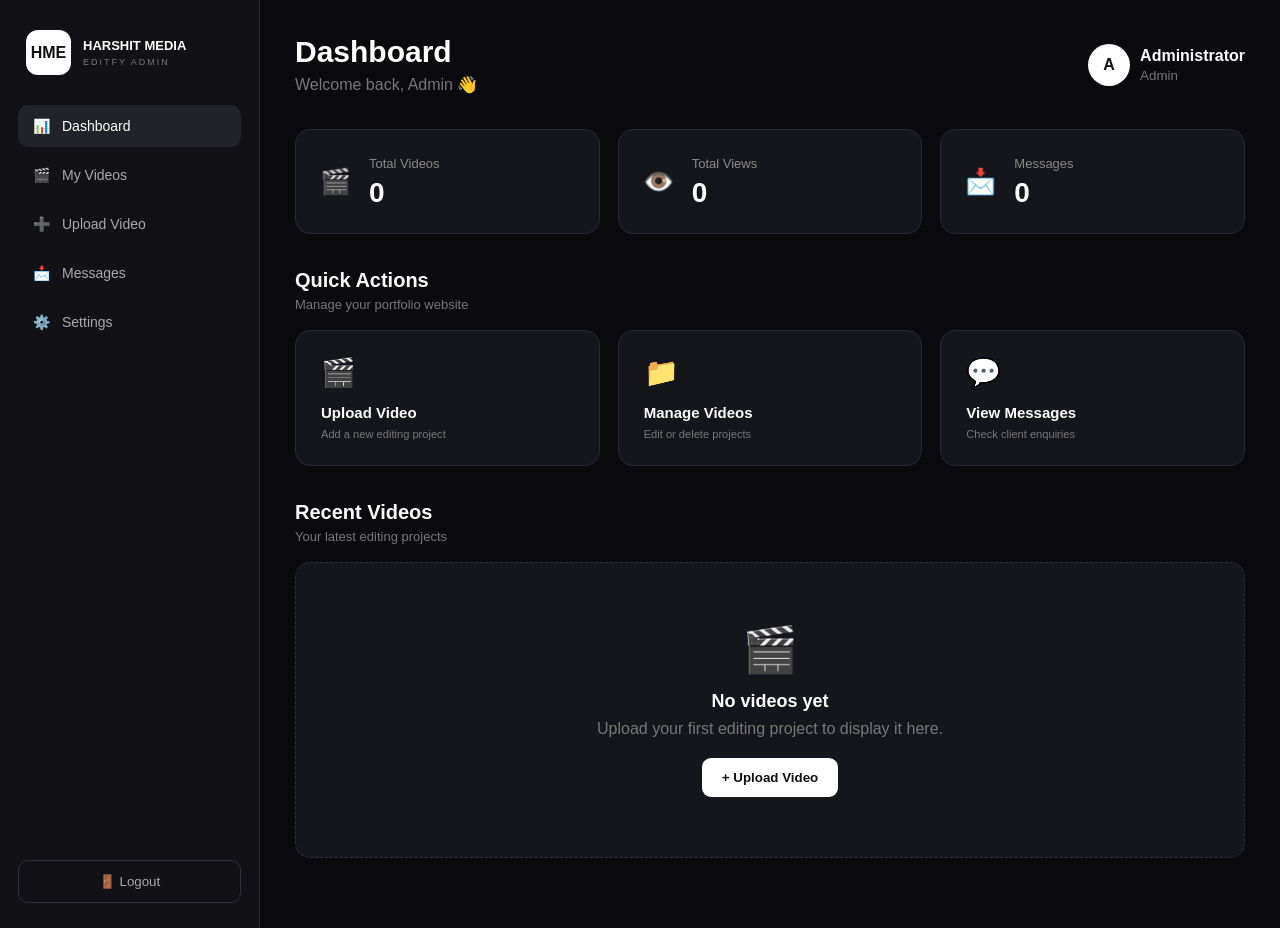
<file: admin/dashboard.html>
<!DOCTYPE html>

<html lang="en">
<head>
    <meta charset="UTF-8">
    <meta name="viewport" content="width=device-width, initial-scale=1.0">
    <title>Dashboard - Harshit Media Editfy</title>
    <link rel="stylesheet" href="dashboard.css">
</head>

<body>

<div class="admin-layout">

    <!-- SIDEBAR -->
    <aside class="sidebar">

        <div class="brand">
            <div class="brand-logo">HME</div>

            <div>
                <h2>HARSHIT MEDIA</h2>
                <span>EDITFY ADMIN</span>
            </div>
        </div>

        <nav>

            <a href="#" class="nav-item active">
                <span>📊</span>
                Dashboard
            </a>

            <a href="#" class="nav-item">
                <span>🎬</span>
                My Videos
            </a>

            <a href="#" class="nav-item">
                <span>➕</span>
                Upload Video
            </a>

            <a href="#" class="nav-item">
                <span>📩</span>
                Messages
            </a>

            <a href="#" class="nav-item">
                <span>⚙️</span>
                Settings
            </a>

        </nav>

        <button class="logout-btn" onclick="logout()">
            🚪 Logout
        </button>

    </aside>


    <!-- MAIN CONTENT -->
    <main class="main-content">

        <header class="topbar">

            <div>
                <h1>Dashboard</h1>
                <p>Welcome back, Admin 👋</p>
            </div>

            <div class="admin-profile">
                <div class="profile-circle">A</div>

                <div>
                    <strong>Administrator</strong>
                    <small>Admin</small>
                </div>
            </div>

        </header>


        <!-- STAT CARDS -->
        <section class="stats">

            <div class="stat-card">
                <div class="stat-icon">🎬</div>
                <div>
                    <span>Total Videos</span>
                    <h2 id="videoCount">0</h2>
                </div>
            </div>

            <div class="stat-card">
                <div class="stat-icon">👁️</div>
                <div>
                    <span>Total Views</span>
                    <h2>0</h2>
                </div>
            </div>

            <div class="stat-card">
                <div class="stat-icon">📩</div>
                <div>
                    <span>Messages</span>
                    <h2>0</h2>
                </div>
            </div>

        </section>


        <!-- QUICK ACTIONS -->
        <section class="dashboard-section">

            <div class="section-header">
                <div>
                    <h2>Quick Actions</h2>
                    <p>Manage your portfolio website</p>
                </div>
            </div>

            <div class="quick-actions">

                <button class="action-card" onclick="window.location.href='upload.html'">
                    <span>🎬</span>
                    <strong>Upload Video</strong>
                    <small>Add a new editing project</small>
                </button>

                <button class="action-card" onclick="window.location.href='videos.html'">
                    <span>📁</span>
                    <strong>Manage Videos</strong>
                    <small>Edit or delete projects</small>
                </button>

                <button class="action-card" onclick="window.location.href='messages.html'">
                    <span>💬</span>
                    <strong>View Messages</strong>
                    <small>Check client enquiries</small>
                </button>

            </div>

        </section>


        <!-- RECENT VIDEOS -->
        <section class="dashboard-section">

            <div class="section-header">
                <div>
                    <h2>Recent Videos</h2>
                    <p>Your latest editing projects</p>
                </div>
            </div>

            <div class="empty-state">

                <div class="empty-icon">🎬</div>

                <h3>No videos yet</h3>

                <p>
                    Upload your first editing project
                    to display it here.
                </p>

                <button class="primary-btn">
                    + Upload Video
                </button>

            </div>

        </section>

    </main>

</div>

<script src="dashboard.js"></script>

</body>
</html>
</file>
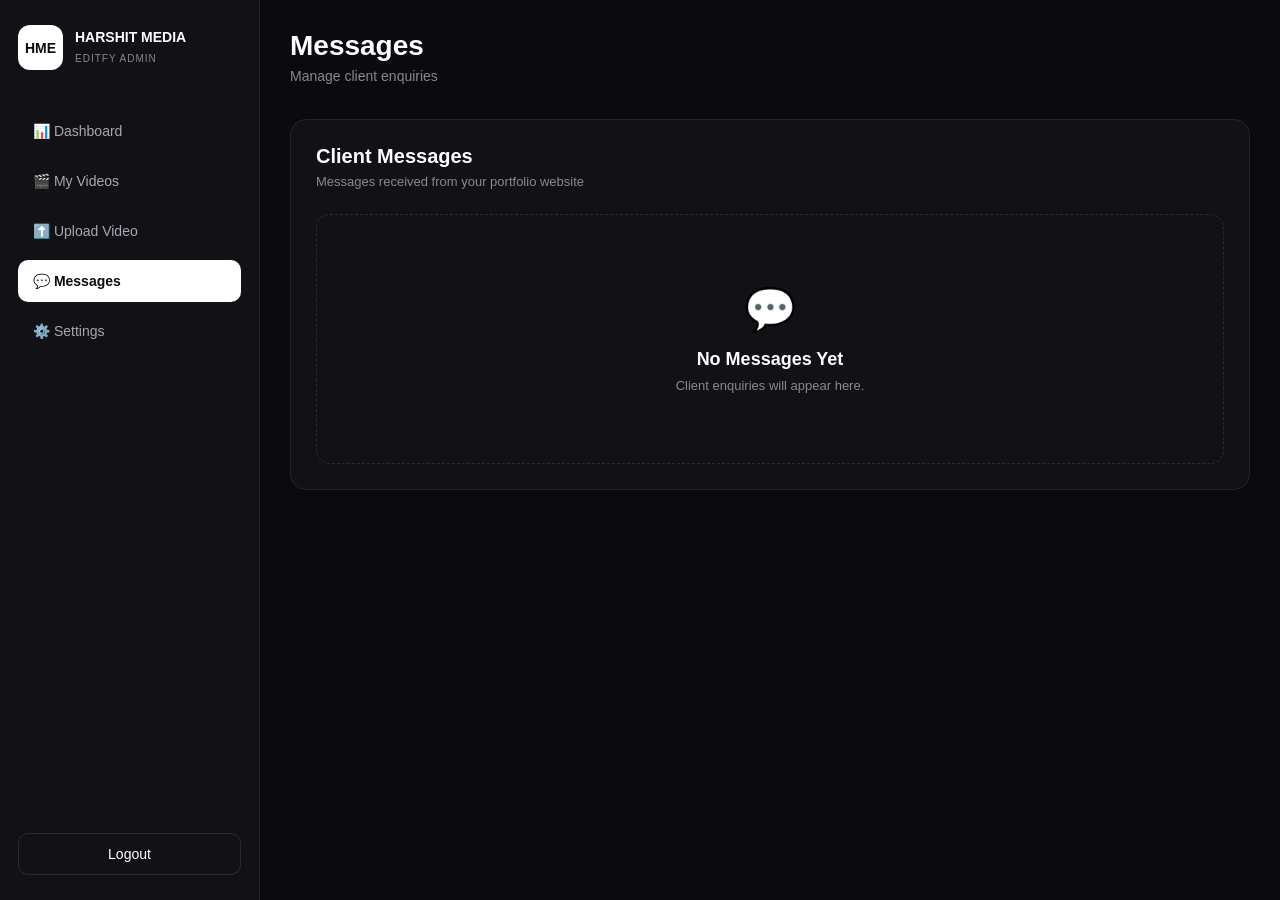
<file: admin/messages.html>
<!DOCTYPE html>
<html lang="en">
<head>
    <meta charset="UTF-8">
    <meta name="viewport" content="width=device-width, initial-scale=1.0">

    <title>Messages - Harshit Media Editfy</title>

    <link rel="stylesheet" href="messages.css">
</head>

<body>

<div class="admin-layout">
    
<aside class="sidebar">

    <div class="brand">
        <div class="brand-logo">HME</div>

        <div>
            <h2>HARSHIT MEDIA</h2>
            <span>EDITFY ADMIN</span>
        </div>
    </div>

    <nav class="admin-nav">

        <a href="dashboard.html" class="nav-item">
            📊 Dashboard
        </a>

        <a href="videos.html" class="nav-item">
            🎬 My Videos
        </a>

        <a href="upload.html" class="nav-item">
            ⬆️ Upload Video
        </a>

        <a href="messages.html" class="nav-item active">
            💬 Messages
        </a>

        <a href="#" class="nav-item">
            ⚙️ Settings
        </a>

    </nav>

    <button class="logout-btn" onclick="logout()">
        Logout
    </button>

</aside>

<main class="main-content">

    <div class="topbar">
        <div>
            <h1>Messages</h1>
            <p>Manage client enquiries</p>
        </div>
    </div>

    <section class="messages-section">

        <div class="section-header">
            <div>
                <h2>Client Messages</h2>
                <p>Messages received from your portfolio website</p>
            </div>
        </div>

        <div class="messages-list">

            <div class="empty-messages">
                <div class="empty-icon">💬</div>
                <h3>No Messages Yet</h3>
                <p>Client enquiries will appear here.</p>
            </div>

        </div>

    </section>

</main>

</div>

<script src="messages.js"></script>

</body>
</html>
</file>
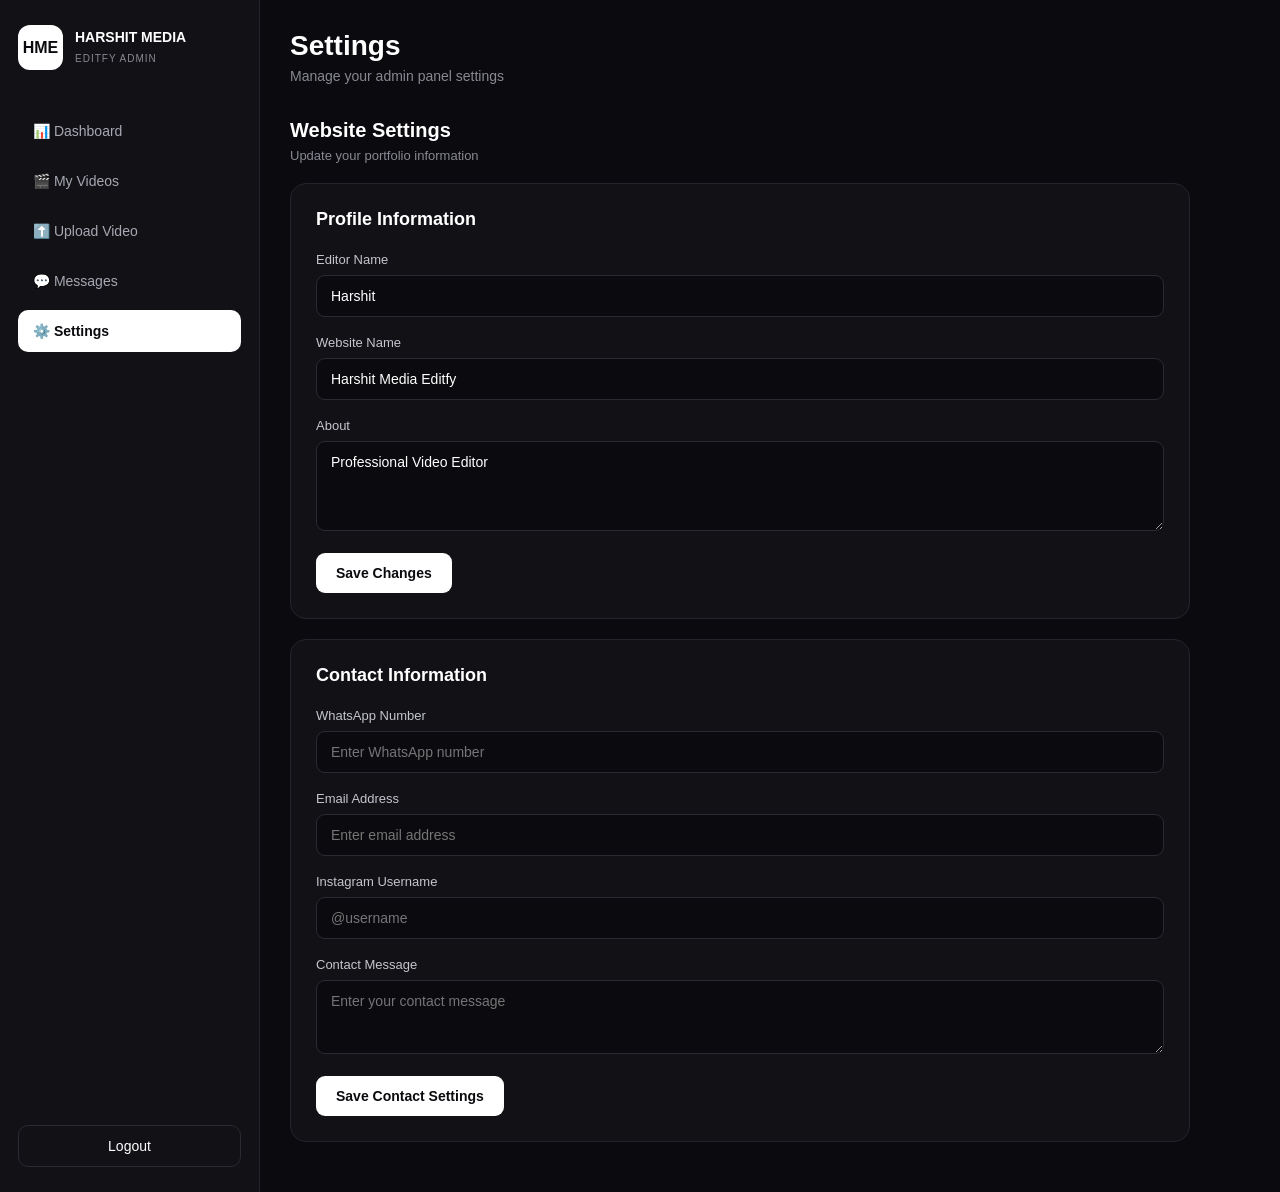
<file: admin/settings.html>
<!DOCTYPE html>
<html lang="en">
<head>
    <meta charset="UTF-8">
    <meta name="viewport" content="width=device-width, initial-scale=1.0">

    <title>Settings - Harshit Media Editfy</title>

    <link rel="stylesheet" href="settings.css">
</head>

<body>

<div class="admin-layout">

<aside class="sidebar">

    <div class="brand">
        <div class="brand-logo">HME</div>

        <div>
            <h2>HARSHIT MEDIA</h2>
            <span>EDITFY ADMIN</span>
        </div>
    </div>

    <nav class="admin-nav">

        <a href="dashboard.html" class="nav-item">
            📊 Dashboard
        </a>

        <a href="videos.html" class="nav-item">
            🎬 My Videos
        </a>

        <a href="upload.html" class="nav-item">
            ⬆️ Upload Video
        </a>

        <a href="messages.html" class="nav-item">
            💬 Messages
        </a>

        <a href="settings.html" class="nav-item active">
            ⚙️ Settings
        </a>

    </nav>

    <button class="logout-btn" onclick="logout()">
        Logout
    </button>

</aside>
<main class="main-content">

    <div class="topbar">
        <div>
            <h1>Settings</h1>
            <p>Manage your admin panel settings</p>
        </div>
    </div>

    <section class="settings-section">

        <div class="section-header">
            <h2>Website Settings</h2>
            <p>Update your portfolio information</p>
        </div>
        
    <div class="settings-card">

        <h3>Profile Information</h3>

        <div class="form-group">
            <label>Editor Name</label>
            <input type="text" value="Harshit">
        </div>

        <div class="form-group">
            <label>Website Name</label>
            <input type="text" value="Harshit Media Editfy">
        </div>

        <div class="form-group">
            <label>About</label>
            <textarea rows="4">Professional Video Editor</textarea>
        </div>

        <button class="save-btn">
            Save Changes
        </button>

    </div>

    <div class="settings-card">

        <h3>Contact Information</h3>

        <div class="form-group">
            <label>WhatsApp Number</label>
            <input type="text" placeholder="Enter WhatsApp number">
        </div>

        <div class="form-group">
            <label>Email Address</label>
            <input type="email" placeholder="Enter email address">
        </div>

        <div class="form-group">
            <label>Instagram Username</label>
            <input type="text" placeholder="@username">
        </div>

        <div class="form-group">
            <label>Contact Message</label>
            <textarea rows="3" placeholder="Enter your contact message"></textarea>
        </div>

        <button class="save-btn">
            Save Contact Settings
        </button>

    </div>
    </section>

</main>

</div>

<script src="settings.js"></script>

</body>
</html>
</file>
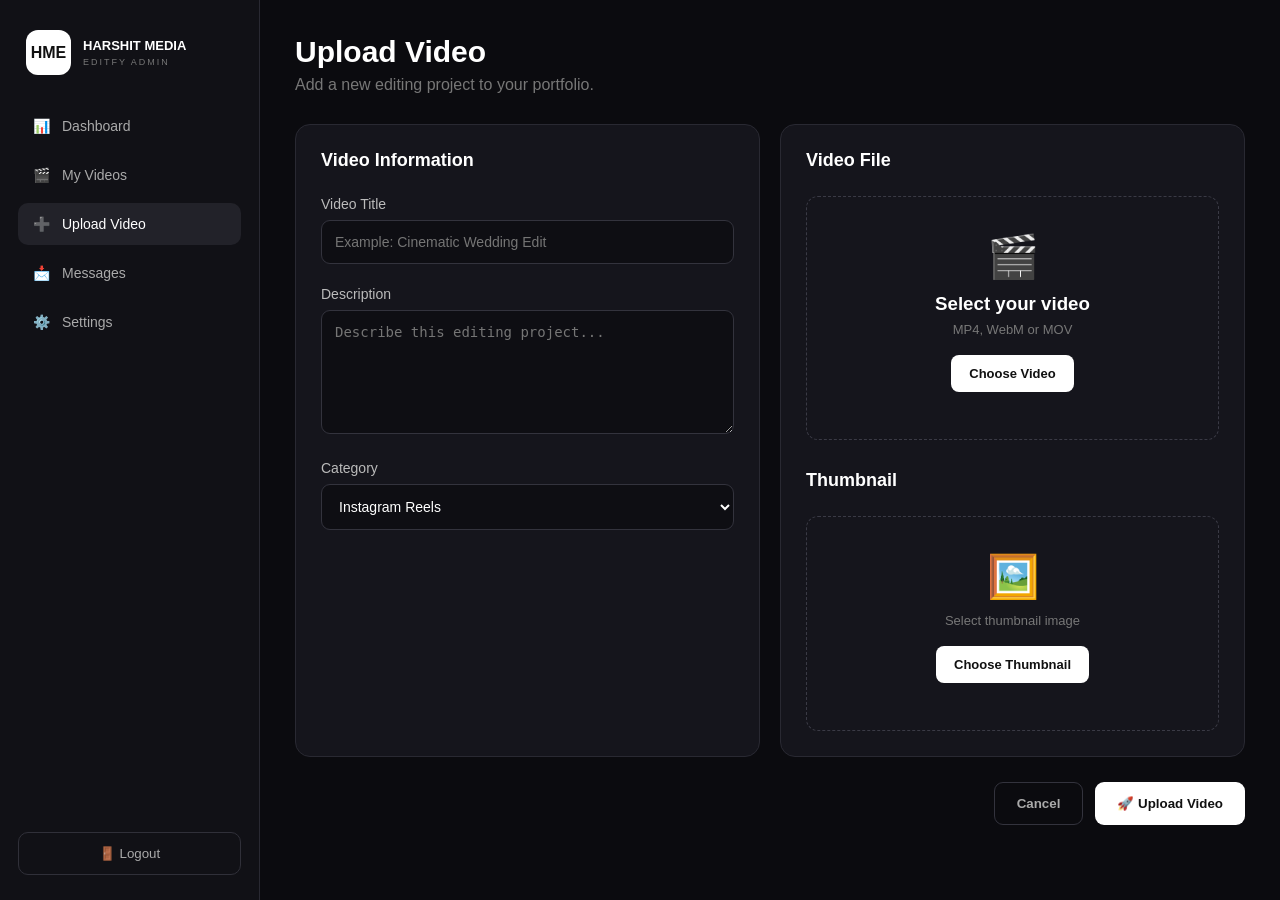
<file: admin/upload.html>
<!DOCTYPE html>

<html lang="en">
<head>
    <meta charset="UTF-8">
    <meta name="viewport" content="width=device-width, initial-scale=1.0">
    <title>Upload Video - Harshit Media Editfy</title>
    <link rel="stylesheet" href="upload.css">
</head>

<body>

<div class="admin-layout">

<!-- SIDEBAR -->
<aside class="sidebar">

    <div class="brand">
        <div class="brand-logo">HME</div>

        <div>
            <h2>HARSHIT MEDIA</h2>
            <span>EDITFY ADMIN</span>
        </div>
    </div>

    <nav>

        <a href="dashboard.html" class="nav-item">
            <span>📊</span>
            Dashboard
        </a>

        <a href="dashboard.html" class="nav-item">
            <span>🎬</span>
            My Videos
        </a>

        <a href="upload.html" class="nav-item active">
            <span>➕</span>
            Upload Video
        </a>

        <a href="#" class="nav-item">
            <span>📩</span>
            Messages
        </a>

        <a href="#" class="nav-item">
            <span>⚙️</span>
            Settings
        </a>

    </nav>

    <button class="logout-btn" onclick="logout()">
        🚪 Logout
    </button>

</aside>


<!-- MAIN -->
<main class="main-content">

    <div class="page-header">
        <div>
            <h1>Upload Video</h1>
            <p>Add a new editing project to your portfolio.</p>
        </div>
    </div>


    <form id="uploadForm">

        <div class="form-grid">

            <!-- LEFT -->
            <div class="form-card">

                <h2>Video Information</h2>

                <div class="input-group">
                    <label>Video Title</label>

                    <input
                        type="text"
                        id="videoTitle"
                        placeholder="Example: Cinematic Wedding Edit"
                        required
                    >
                </div>


                <div class="input-group">
                    <label>Description</label>

                    <textarea
                        id="videoDescription"
                        rows="6"
                        placeholder="Describe this editing project..."
                    ></textarea>
                </div>


                <div class="input-group">
                    <label>Category</label>

                    <select id="category">

                        <option value="Reels">Instagram Reels</option>
                        <option value="YouTube">YouTube</option>
                        <option value="Wedding">Wedding</option>
                        <option value="Cinematic">Cinematic</option>
                        <option value="Other">Other</option>

                    </select>

                </div>

            </div>


            <!-- RIGHT -->
            <div class="form-card">

                <h2>Video File</h2>

                <div class="upload-area">

                    <div class="upload-icon">🎬</div>

                    <h3>Select your video</h3>

                    <p>MP4, WebM or MOV</p>

                    <input
                        type="file"
                        id="videoFile"
                        accept="video/*"
                        required
                    >

                    <label for="videoFile" class="choose-btn">
                        Choose Video
                    </label>

                    <p id="fileName"></p>

                </div>


                <h2 class="thumbnail-title">Thumbnail</h2>

                <div class="thumbnail-area">

                    <div class="upload-icon">🖼️</div>

                    <p>Select thumbnail image</p>

                    <input
                        type="file"
                        id="thumbnail"
                        accept="image/*"
                    >

                    <label for="thumbnail" class="choose-btn">
                        Choose Thumbnail
                    </label>

                    <p id="thumbnailName"></p>

                </div>

            </div>

        </div>


        <div class="form-actions">

            <button
                type="button"
                class="cancel-btn"
                onclick="window.location.href='dashboard.html'"
            >
                Cancel
            </button>

            <button type="submit" class="upload-btn">
                🚀 Upload Video
            </button>

        </div>

        <p id="statusMessage"></p>

    </form>

</main>

</div>

<script src="upload.js"></script>

</body>
</html>
</file>
<file: admin/dashboard.css>
* {
  margin: 0;
  padding: 0;
  box-sizing: border-box;
  }

body {
font-family: Arial, sans-serif;
background: #0b0b0f;
color: white;
}

.admin-layout {
display: flex;
min-height: 100vh;
}

/* SIDEBAR */

.sidebar {
width: 260px;
min-height: 100vh;
padding: 25px 18px;
background: #111116;
border-right: 1px solid #292932;
display: flex;
flex-direction: column;
}

.brand {
display: flex;
align-items: center;
gap: 12px;
padding: 5px 8px 30px;
}

.brand-logo {
width: 45px;
height: 45px;
border-radius: 12px;
background: white;
color: #111;
display: flex;
align-items: center;
justify-content: center;
font-weight: bold;
}

.brand h2 {
font-size: 13px;
}

.brand span {
display: block;
margin-top: 4px;
color: #777;
font-size: 9px;
letter-spacing: 2px;
}

nav {
display: flex;
flex-direction: column;
gap: 7px;
}

.nav-item {
padding: 13px 15px;
border-radius: 10px;
color: #aaa;
text-decoration: none;
display: flex;
align-items: center;
gap: 12px;
font-size: 14px;
}

.nav-item:hover,
.nav-item.active {
background: #222229;
color: white;
}

.logout-btn {
margin-top: auto;
padding: 13px;
border: 1px solid #303039;
border-radius: 10px;
background: transparent;
color: #aaa;
cursor: pointer;
}

.logout-btn:hover {
color: white;
}

/* MAIN */

.main-content {
flex: 1;
padding: 35px;
overflow-x: hidden;
}

.topbar {
display: flex;
justify-content: space-between;
align-items: center;
margin-bottom: 35px;
}

.topbar h1 {
font-size: 30px;
}

.topbar p {
color: #777;
margin-top: 6px;
}

.admin-profile {
display: flex;
align-items: center;
gap: 10px;
}

.profile-circle {
width: 42px;
height: 42px;
border-radius: 50%;
background: white;
color: #111;
display: flex;
align-items: center;
justify-content: center;
font-weight: bold;
}

.admin-profile small {
display: block;
color: #777;
margin-top: 3px;
}

/* STATS */

.stats {
display: grid;
grid-template-columns: repeat(3, 1fr);
gap: 18px;
margin-bottom: 35px;
}

.stat-card {
padding: 24px;
background: #15151c;
border: 1px solid #292932;
border-radius: 15px;
display: flex;
align-items: center;
gap: 18px;
}

.stat-icon {
font-size: 25px;
}

.stat-card span {
color: #888;
font-size: 13px;
}

.stat-card h2 {
margin-top: 5px;
font-size: 28px;
}

/* SECTIONS */

.dashboard-section {
margin-bottom: 35px;
}

.section-header {
margin-bottom: 18px;
}

.section-header h2 {
font-size: 20px;
}

.section-header p {
color: #777;
margin-top: 5px;
font-size: 13px;
}

/* QUICK ACTIONS */

.quick-actions {
display: grid;
grid-template-columns: repeat(3, 1fr);
gap: 18px;
}

.action-card {
padding: 25px;
text-align: left;
border: 1px solid #292932;
border-radius: 15px;
background: #15151c;
color: white;
cursor: pointer;
}

.action-card:hover {
background: #1c1c24;
}

.action-card span {
display: block;
font-size: 28px;
margin-bottom: 15px;
}

.action-card strong {
display: block;
font-size: 15px;
}

.action-card small {
display: block;
margin-top: 7px;
color: #777;
}

/* EMPTY STATE */

.empty-state {
padding: 60px 20px;
text-align: center;
background: #15151c;
border: 1px dashed #303039;
border-radius: 15px;
}

.empty-icon {
font-size: 45px;
margin-bottom: 15px;
}

.empty-state h3 {
font-size: 18px;
}

.empty-state p {
margin: 8px auto 20px;
color: #777;
}

.primary-btn {
padding: 12px 20px;
border: none;
border-radius: 9px;
background: white;
color: #111;
font-weight: bold;
cursor: pointer;
}

/* MOBILE */

@media (max-width: 900px) {

.sidebar {
    width: 210px;
}

.stats,
.quick-actions {
    grid-template-columns: 1fr;
}

}

@media (max-width: 600px) {

.admin-layout {
    display: block;
}

.sidebar {
    width: 100%;
    min-height: auto;
}

nav {
    flex-direction: row;
    overflow-x: auto;
}

.logout-btn {
    margin-top: 20px;
}

.main-content {
    padding: 20px;
}

.topbar {
    align-items: flex-start;
    gap: 20px;
}

.admin-profile {
    display: none;
}
}
</file>
<file: admin/messages.css>
* {
    margin: 0;
    padding: 0;
    box-sizing: border-box;
}
body {
    font-family: Arial, sans-serif;
    background: #0b0b0f;
    color: #ffffff;
}
.admin-layout {
    display: flex;
    min-height: 100vh;
}
.sidebar {
    width: 260px;
    background: #111116;
    border-right: 1px solid #24242c;
    padding: 25px 18px;
    display: flex;
    flex-direction: column;
}
.brand {
    display: flex;
    align-items: center;
    gap: 12px;
    margin-bottom: 40px;
}
.brand-logo {
    width: 45px;
    height: 45px;
    border-radius: 12px;
    background: #ffffff;
    color: #0b0b0f;
    display: flex;
    align-items: center;
    justify-content: center;
    font-weight: bold;
    font-size: 14px;
}
.brand h2 {
    font-size: 14px;
    margin-bottom: 3px;
}

.brand span {
    font-size: 10px;
    color: #888892;
    letter-spacing: 1px;
}
.admin-nav {
    display: flex;
    flex-direction: column;
    gap: 8px;
}
.nav-item {
    display: block;
    padding: 13px 15px;
    border-radius: 10px;
    color: #a8a8b3;
    text-decoration: none;
    font-size: 14px;
    transition: 0.2s;
}
.nav-item:hover {
    background: #1b1b22;
    color: #ffffff;
}
.nav-item.active {
    background: #ffffff;
    color: #0b0b0f;
    font-weight: bold;
}
.logout-btn {
    margin-top: auto;
    width: 100%;
    padding: 12px;
    border: 1px solid #2a2a32;
    border-radius: 10px;
    background: transparent;
    color: #ffffff;
    cursor: pointer;
    font-size: 14px;
    transition: 0.2s;
}
.logout-btn:hover {
    background: #1b1b22;
}
.main-content {
    flex: 1;
    padding: 30px;
    min-width: 0;
}
.topbar {
    margin-bottom: 35px;
}

.topbar h1 {
    font-size: 28px;
    margin-bottom: 6px;
}

.topbar p {
    color: #888892;
    font-size: 14px;
}
.messages-section {
    background: #111116;
    border: 1px solid #24242c;
    border-radius: 16px;
    padding: 25px;
}
.section-header {
    margin-bottom: 25px;
}

.section-header h2 {
    font-size: 20px;
    margin-bottom: 6px;
}

.section-header p {
    color: #888892;
    font-size: 13px;
}
.messages-list {
    width: 100%;
}
.empty-messages {
    min-height: 250px;
    border: 1px dashed #2a2a32;
    border-radius: 14px;
    display: flex;
    flex-direction: column;
    align-items: center;
    justify-content: center;
    text-align: center;
}
.empty-icon {
    font-size: 42px;
    margin-bottom: 15px;
}
.empty-messages h3 {
    font-size: 18px;
    margin-bottom: 8px;
}

.empty-messages p {
    color: #888892;
    font-size: 13px;
}
@media (max-width: 768px) {

    .sidebar {
        width: 210px;
        padding: 20px 12px;
    }

    .main-content {
        padding: 20px;
    }

    .brand h2 {
        font-size: 11px;
    }

    .topbar h1 {
        font-size: 24px;
    }
}
@media (max-width: 600px) {

    .admin-layout {
        flex-direction: column;
    }

    .sidebar {
        width: 100%;
        min-height: auto;
    }

    .admin-nav {
        flex-direction: row;
        flex-wrap: wrap;
    }

    .nav-item {
        padding: 10px;
    }

    .main-content {
        padding: 15px;
    }
}
.message-card {
    background: #0b0b0f;
    border: 1px solid #24242c;
    border-radius: 12px;
    padding: 20px;
    margin-bottom: 15px;
}
.message-card h3 {
    font-size: 17px;
    margin-bottom: 8px;
}
.message-card p {
    color: #a8a8b3;
    font-size: 14px;
    line-height: 1.6;
    margin-bottom: 6px;
}
.message-card button {
    margin-top: 12px;
    padding: 9px 15px;
    border: 1px solid #2a2a32;
    border-radius: 8px;
    background: transparent;
    color: #ffffff;
    cursor: pointer;
}

.message-card button:hover {
    background: #1b1b22;
}
</file>
<file: admin/settings.css>
* {
    margin: 0;
    padding: 0;
    box-sizing: border-box;
}
body {
    font-family: Arial, sans-serif;
    background: #0b0b0f;
    color: #ffffff;
}
.admin-layout {
    display: flex;
    min-height: 100vh;
}
.sidebar {
    width: 260px;
    background: #111116;
    border-right: 1px solid #24242c;
    padding: 25px 18px;
    display: flex;
    flex-direction: column;
}
.brand {
    display: flex;
    align-items: center;
    gap: 12px;
    margin-bottom: 40px;
}

.brand-logo {
    width: 45px;
    height: 45px;
    border-radius: 12px;
    background: #ffffff;
    color: #0b0b0f;
    display: flex;
    align-items: center;
    justify-content: center;
    font-weight: bold;
}

.brand h2 {
    font-size: 14px;
    margin-bottom: 3px;
}

.brand span {
    font-size: 10px;
    color: #888892;
    letter-spacing: 1px;
}
.admin-nav {
    display: flex;
    flex-direction: column;
    gap: 8px;
}

.nav-item {
    display: block;
    padding: 13px 15px;
    border-radius: 10px;
    color: #a8a8b3;
    text-decoration: none;
    font-size: 14px;
    transition: 0.2s;
}

.nav-item:hover {
    background: #1b1b22;
    color: #ffffff;
}

.nav-item.active {
    background: #ffffff;
    color: #0b0b0f;
    font-weight: bold;
}
.logout-btn {
    margin-top: auto;
    width: 100%;
    padding: 12px;
    border: 1px solid #2a2a32;
    border-radius: 10px;
    background: transparent;
    color: #ffffff;
    cursor: pointer;
    font-size: 14px;
}

.logout-btn:hover {
    background: #1b1b22;
}
.main-content {
    flex: 1;
    padding: 30px;
    min-width: 0;
}

.topbar {
    margin-bottom: 35px;
}

.topbar h1 {
    font-size: 28px;
    margin-bottom: 6px;
}

.topbar p {
    color: #888892;
    font-size: 14px;
}
.settings-section {
    max-width: 900px;
}

.section-header {
    margin-bottom: 20px;
}

.section-header h2 {
    font-size: 20px;
    margin-bottom: 6px;
}

.section-header p {
    color: #888892;
    font-size: 13px;
}
.settings-card {
    background: #111116;
    border: 1px solid #24242c;
    border-radius: 16px;
    padding: 25px;
    margin-bottom: 20px;
}

.settings-card h3 {
    font-size: 18px;
    margin-bottom: 22px;
}
.form-group {
    margin-bottom: 18px;
}

.form-group label {
    display: block;
    margin-bottom: 8px;
    color: #c5c5ce;
    font-size: 13px;
}
.form-group input,
.form-group textarea {
    width: 100%;
    padding: 12px 14px;
    border: 1px solid #2a2a32;
    border-radius: 9px;
    background: #0b0b0f;
    color: #ffffff;
    outline: none;
    font-family: inherit;
    font-size: 14px;
}

.form-group input:focus,
.form-group textarea:focus {
    border-color: #ffffff;
}
.save-btn {
    padding: 12px 20px;
    border: none;
    border-radius: 9px;
    background: #ffffff;
    color: #0b0b0f;
    font-size: 14px;
    font-weight: bold;
    cursor: pointer;
    transition: 0.2s;
}

.save-btn:hover {
    opacity: 0.85;
}
@media (max-width: 768px) {

    .sidebar {
        width: 210px;
        padding: 20px 12px;
    }

    .main-content {
        padding: 20px;
    }

    .brand h2 {
        font-size: 11px;
    }

    .topbar h1 {
        font-size: 24px;
    }
}
@media (max-width: 600px) {

    .admin-layout {
        flex-direction: column;
    }

    .sidebar {
        width: 100%;
        min-height: auto;
    }

    .admin-nav {
        flex-direction: row;
        flex-wrap: wrap;
    }

    .nav-item {
        padding: 10px;
    }

    .main-content {
        padding: 15px;
    }

    .settings-card {
        padding: 18px;
    }
}
</file>
<file: admin/upload.css>
* {
  margin: 0;
  padding: 0;
  box-sizing: border-box;
  }

body {
font-family: Arial, sans-serif;
background: #0b0b0f;
color: white;
}

.admin-layout {
display: flex;
min-height: 100vh;
}

/* SIDEBAR */

.sidebar {
width: 260px;
min-height: 100vh;
padding: 25px 18px;
background: #111116;
border-right: 1px solid #292932;
display: flex;
flex-direction: column;
}

.brand {
display: flex;
align-items: center;
gap: 12px;
padding: 5px 8px 30px;
}

.brand-logo {
width: 45px;
height: 45px;
border-radius: 12px;
background: white;
color: #111;
display: flex;
align-items: center;
justify-content: center;
font-weight: bold;
}

.brand h2 {
font-size: 13px;
}

.brand span {
display: block;
margin-top: 4px;
color: #777;
font-size: 9px;
letter-spacing: 2px;
}

nav {
display: flex;
flex-direction: column;
gap: 7px;
}

.nav-item {
padding: 13px 15px;
border-radius: 10px;
color: #aaa;
text-decoration: none;
display: flex;
align-items: center;
gap: 12px;
font-size: 14px;
}

.nav-item:hover,
.nav-item.active {
background: #222229;
color: white;
}

.logout-btn {
margin-top: auto;
padding: 13px;
border: 1px solid #303039;
border-radius: 10px;
background: transparent;
color: #aaa;
cursor: pointer;
}

/* MAIN */

.main-content {
flex: 1;
padding: 35px;
}

.page-header {
margin-bottom: 30px;
}

.page-header h1 {
font-size: 30px;
}

.page-header p {
color: #777;
margin-top: 7px;
}

/* FORM */

.form-grid {
display: grid;
grid-template-columns: 1fr 1fr;
gap: 20px;
}

.form-card {
background: #15151c;
border: 1px solid #292932;
border-radius: 15px;
padding: 25px;
}

.form-card h2 {
font-size: 18px;
margin-bottom: 25px;
}

.input-group {
margin-bottom: 22px;
}

.input-group label {
display: block;
margin-bottom: 8px;
color: #bbb;
font-size: 14px;
}

input,
textarea,
select {
width: 100%;
padding: 13px;
border: 1px solid #33333d;
border-radius: 9px;
background: #0e0e13;
color: white;
outline: none;
font-size: 14px;
}

textarea {
resize: vertical;
}

input:focus,
textarea:focus,
select:focus {
border-color: white;
}

/* UPLOAD AREA */

.upload-area,
.thumbnail-area {
text-align: center;
padding: 35px 20px;
border: 1px dashed #3a3a45;
border-radius: 12px;
}

.upload-icon {
font-size: 42px;
margin-bottom: 12px;
}

.upload-area h3 {
margin-bottom: 7px;
}

.upload-area p,
.thumbnail-area p {
color: #777;
font-size: 13px;
}

input[type="file"] {
display: none;
}

.choose-btn {
display: inline-block;
margin-top: 18px;
padding: 11px 18px;
border-radius: 8px;
background: white;
color: #111;
font-size: 13px;
font-weight: bold;
cursor: pointer;
}

#fileName,
#thumbnailName {
margin-top: 12px;
color: #ccc;
word-break: break-word;
}

.thumbnail-title {
margin-top: 30px !important;
}

/* BUTTONS */

.form-actions {
display: flex;
justify-content: flex-end;
gap: 12px;
margin-top: 25px;
}

.cancel-btn,
.upload-btn {
padding: 13px 22px;
border-radius: 9px;
cursor: pointer;
font-weight: bold;
}

.cancel-btn {
border: 1px solid #33333d;
background: transparent;
color: #aaa;
}

.upload-btn {
border: none;
background: white;
color: #111;
}

#statusMessage {
text-align: right;
margin-top: 15px;
color: #aaa;
}

/* MOBILE */

@media (max-width: 800px) {


.admin-layout {
    display: block;
}

.sidebar {
    width: 100%;
    min-height: auto;
}

nav {
    flex-direction: row;
    overflow-x: auto;
}

.logout-btn {
    margin-top: 20px;
}

.main-content {
    padding: 20px;
}

.form-grid {
    grid-template-columns: 1fr;
}

}
</file>
